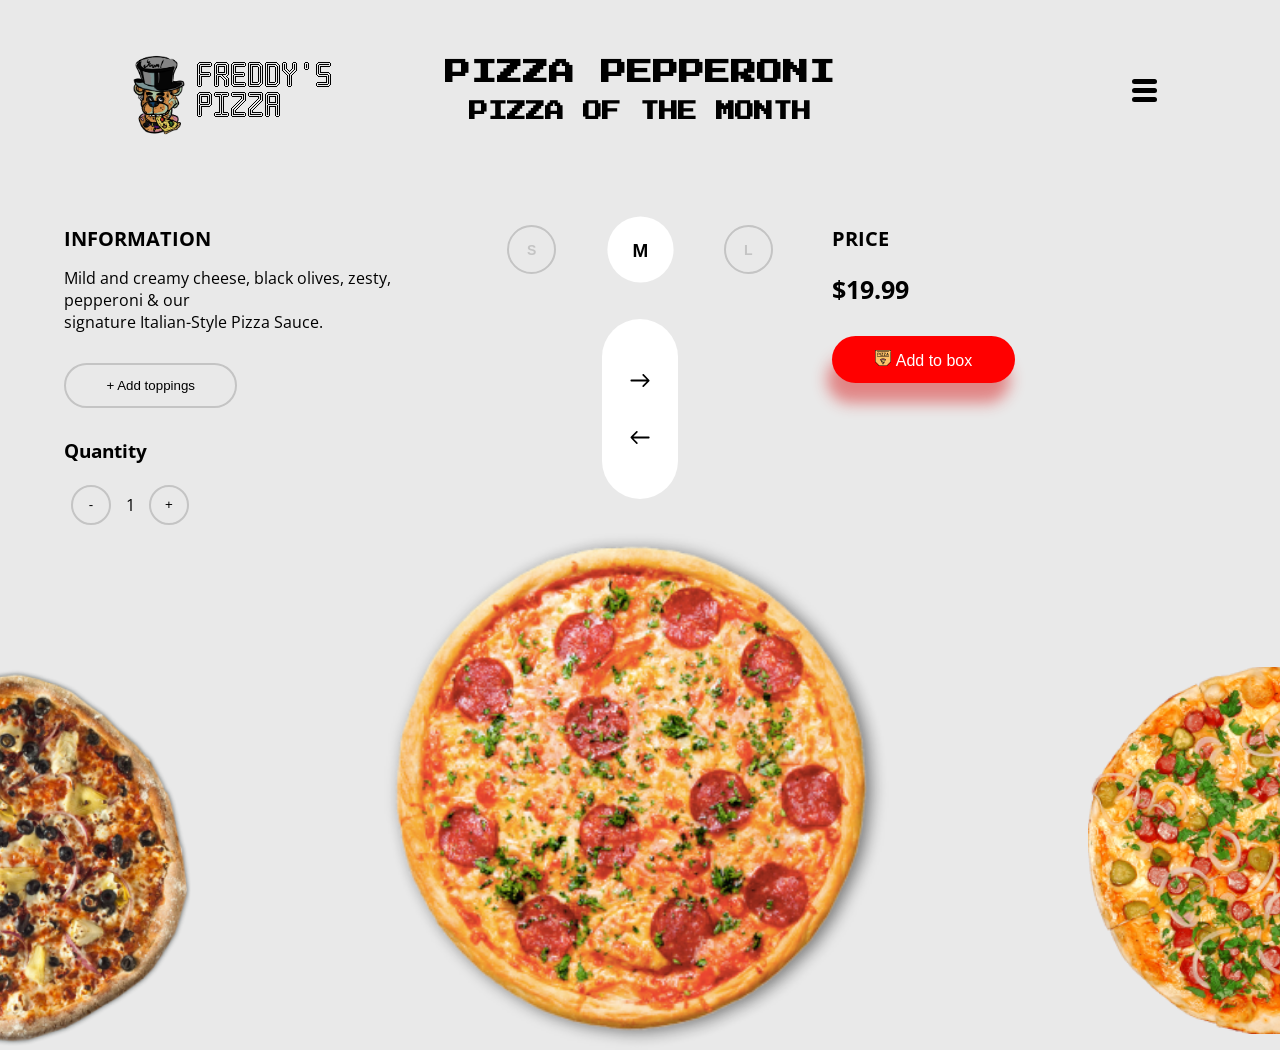
<file: Public/Index.html>
<!DOCTYPE html>
<html lang="en">
<head>
    <meta charset="UTF-8">
    <meta http-equiv="X-UA-Compatible" content="IE=edge">
    <meta name="viewport" content="width=device-width, initial-scale=1.0">
    <title>La Pizzeria 2.0</title>
    <link rel="stylesheet" href="./css/index.css">
    <link rel="preconnect" href="https://fonts.googleapis.com">
    <link rel="preconnect" href="https://fonts.gstatic.com" crossorigin>
    <link href="https://fonts.googleapis.com/css2?family=Open+Sans:wght@500&family=Press+Start+2P&display=swap" rel="stylesheet">
    <link rel="stylesheet" href="./fonts/neonpixel/stylesheet.css">
</head>
<body>
    <div class="main-page">
        <header class="header">
            <div class="logo">
                    <img class="img-logo" src="./img/FREDDYLOGOPICSA.png" href="" alt="logo"> 
                    <a href="" class="logo-txt">Freddy's<br>pizza</a>
            </div>
            <div class="nav-bar">
                
                <a class="chart-link" >
                    <img alt="chart-icon" class="chart-icon" src="./img/box-pizza.png">
                </a>
                <div class="hamburger-icon">
                    <div class="bar-1"></div>
                    <div class="bar-2"></div>
                    <div class="bar-3"></div>
                </div> <!--- botón sin funcionalidad-->
            </div>
        </header>
        <main>
            <!-- main render -->
        </main>
        <section>
            <!-- section render -->
        </section>
    </div>
    <div class="cart-page redirect">
        <a class="chart-link">
            <img alt="chart-icon" class="chart-icon" src="./img/box-pizza.png">
        </a>
        <div class="header-cartpage">
            <img src="./img/FREDDYLOGOPICSA.png" alt="logo">
            <h1 class="Titulo">PIZZERIA</h1>
            <div class="hamburger-icon">
                <div class="bar-1"></div>
                <div class="bar-2"></div>
                <div class="bar-3"></div>
            </div> <!--- botón sin funcionalidad-->
        </div>
        <div class="list-pizza">
            <!-- Pizzas en carrito -->
        </div>
        <footer class="buy-now">
            <p class="subtotal">
                <!-- subtotal render -->
            </p>
            <button>
                Order now
            </button>
        </footer>
    </div>


    <script type="text/javascript" src="./js/main.js"></script>
</body>
</html>
</file>
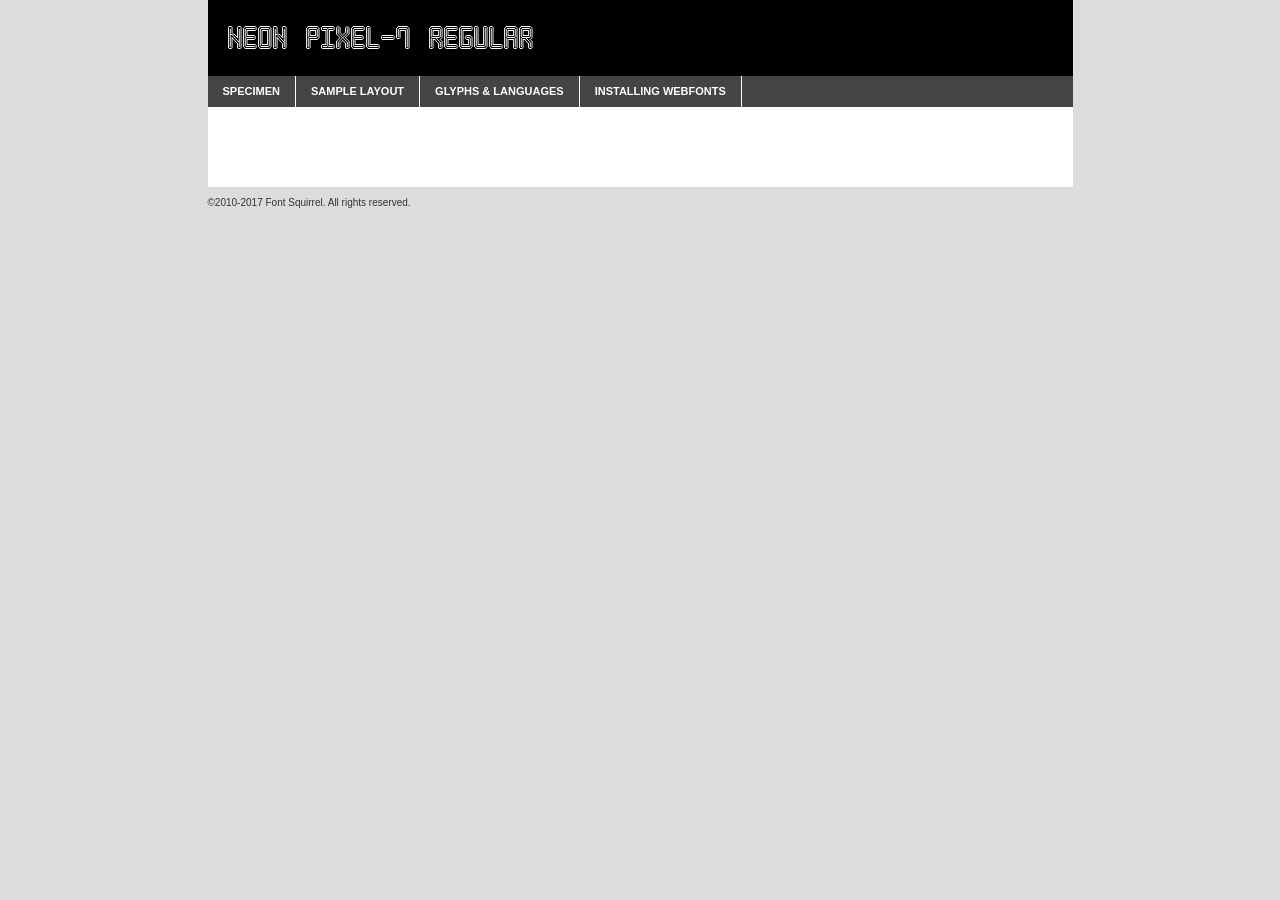
<file: Public/fonts/neonpixel/neon_pixel-7-demo.html>
<!DOCTYPE html PUBLIC "-//W3C//DTD XHTML 1.0 Transitional//EN"
	"http://www.w3.org/TR/xhtml1/DTD/xhtml1-transitional.dtd">

<html xmlns="http://www.w3.org/1999/xhtml" xml:lang="en" lang="en">
<head>
	<meta http-equiv="Content-Type" content="text/html; charset=utf-8" />
	<script src="http://ajax.googleapis.com/ajax/libs/jquery/1.7.2/jquery.min.js" type="text/javascript" charset="utf-8"></script>
	<script type="text/javascript">
	(function($){$.fn.easyTabs=function(option){var param=jQuery.extend({fadeSpeed:"fast",defaultContent:1,activeClass:'active'},option);$(this).each(function(){var thisId="#"+this.id;if(param.defaultContent==''){param.defaultContent=1;}
	if(typeof param.defaultContent=="number")
	{var defaultTab=$(thisId+" .tabs li:eq("+(param.defaultContent-1)+") a").attr('href').substr(1);}else{var defaultTab=param.defaultContent;}
	$(thisId+" .tabs li a").each(function(){var tabToHide=$(this).attr('href').substr(1);$("#"+tabToHide).addClass('easytabs-tab-content');});hideAll();changeContent(defaultTab);function hideAll(){$(thisId+" .easytabs-tab-content").hide();}
	function changeContent(tabId){hideAll();$(thisId+" .tabs li").removeClass(param.activeClass);$(thisId+" .tabs li a[href=#"+tabId+"]").closest('li').addClass(param.activeClass);if(param.fadeSpeed!="none")
	{$(thisId+" #"+tabId).fadeIn(param.fadeSpeed);}else{$(thisId+" #"+tabId).show();}}
	$(thisId+" .tabs li").click(function(){var tabId=$(this).find('a').attr('href').substr(1);changeContent(tabId);return false;});});}})(jQuery);
	</script>
	<link rel="stylesheet" href="specimen_files/specimen_stylesheet.css" type="text/css" charset="utf-8" />
	<link rel="stylesheet" href="stylesheet.css" type="text/css" charset="utf-8" />

	<style type="text/css">
					body{
				font-family: 'neon_pixel-7regular';
							}
		</style>

	<title>Neon Pixel-7 Regular Specimen</title>
	
	
	<script type="text/javascript" charset="utf-8">
		$(document).ready(function() {
			$('#container').easyTabs({defaultContent:1});
		});
	</script>
</head>

<body>
<div id="container">
	<div id="header">
		Neon Pixel-7 Regular	</div>
	<ul class="tabs">
		<li><a href="#specimen">Specimen</a></li>
		<li><a href="#layout">Sample Layout</a></li>
				<li><a href="#glyphs">Glyphs &amp; Languages</a></li>
		<li><a href="#installing">Installing Webfonts</a></li>
		
	</ul>
	
	<div id="main_content">

		
			<div id="specimen">
		
				<div class="section">
					<div class="grid12 firstcol">
						<div class="huge">AaBb</div>
					</div>
				</div>
		
				<div class="section">
					<div class="glyph_range">A&#x200B;B&#x200b;C&#x200b;D&#x200b;E&#x200b;F&#x200b;G&#x200b;H&#x200b;I&#x200b;J&#x200b;K&#x200b;L&#x200b;M&#x200b;N&#x200b;O&#x200b;P&#x200b;Q&#x200b;R&#x200b;S&#x200b;T&#x200b;U&#x200b;V&#x200b;W&#x200b;X&#x200b;Y&#x200b;Z&#x200b;a&#x200b;b&#x200b;c&#x200b;d&#x200b;e&#x200b;f&#x200b;g&#x200b;h&#x200b;i&#x200b;j&#x200b;k&#x200b;l&#x200b;m&#x200b;n&#x200b;o&#x200b;p&#x200b;q&#x200b;r&#x200b;s&#x200b;t&#x200b;u&#x200b;v&#x200b;w&#x200b;x&#x200b;y&#x200b;z&#x200b;1&#x200b;2&#x200b;3&#x200b;4&#x200b;5&#x200b;6&#x200b;7&#x200b;8&#x200b;9&#x200b;0&#x200b;&amp;&#x200b;.&#x200b;,&#x200b;?&#x200b;!&#x200b;&#64;&#x200b;(&#x200b;)&#x200b;#&#x200b;$&#x200b;%&#x200b;*&#x200b;+&#x200b;-&#x200b;=&#x200b;:&#x200b;;</div>
				</div>
				<div class="section">
					<div class="grid12 firstcol">
						<table class="sample_table">
							<tr><td>10</td><td class="size10">abcdefghijklmnopqrstuvwxyzABCDEFGHIJKLMNOPQRSTUVWXYZ0123456789abcdefghijklmnopqrstuvwxyzABCDEFGHIJKLMNOPQRSTUVWXYZ0123456789abcdefghijklmnopqrstuvwxyzABCDEFGHIJKLMNOPQRSTUVWXYZ</td></tr>
							<tr><td>11</td><td class="size11">abcdefghijklmnopqrstuvwxyzABCDEFGHIJKLMNOPQRSTUVWXYZ0123456789abcdefghijklmnopqrstuvwxyzABCDEFGHIJKLMNOPQRSTUVWXYZ0123456789abcdefghijklmnopqrstuvwxyzABCDEFGHIJKLMNOPQRSTUVWXYZ</td></tr>
							<tr><td>12</td><td class="size12">abcdefghijklmnopqrstuvwxyzABCDEFGHIJKLMNOPQRSTUVWXYZ0123456789abcdefghijklmnopqrstuvwxyzABCDEFGHIJKLMNOPQRSTUVWXYZ0123456789abcdefghijklmnopqrstuvwxyzABCDEFGHIJKLMNOPQRSTUVWXYZ</td></tr>
							<tr><td>13</td><td class="size13">abcdefghijklmnopqrstuvwxyzABCDEFGHIJKLMNOPQRSTUVWXYZ0123456789abcdefghijklmnopqrstuvwxyzABCDEFGHIJKLMNOPQRSTUVWXYZ0123456789abcdefghijklmnopqrstuvwxyzABCDEFGHIJKLMNOPQRSTUVWXYZ</td></tr>
							<tr><td>14</td><td class="size14">abcdefghijklmnopqrstuvwxyzABCDEFGHIJKLMNOPQRSTUVWXYZ0123456789abcdefghijklmnopqrstuvwxyzABCDEFGHIJKLMNOPQRSTUVWXYZ0123456789abcdefghijklmnopqrstuvwxyzABCDEFGHIJKLMNOPQRSTUVWXYZ</td></tr>
							<tr><td>16</td><td class="size16">abcdefghijklmnopqrstuvwxyzABCDEFGHIJKLMNOPQRSTUVWXYZ0123456789abcdefghijklmnopqrstuvwxyzABCDEFGHIJKLMNOPQRSTUVWXYZ</td></tr>
							<tr><td>18</td><td class="size18">abcdefghijklmnopqrstuvwxyzABCDEFGHIJKLMNOPQRSTUVWXYZ0123456789abcdefghijklmnopqrstuvwxyzABCDEFGHIJKLMNOPQRSTUVWXYZ</td></tr>
							<tr><td>20</td><td class="size20">abcdefghijklmnopqrstuvwxyzABCDEFGHIJKLMNOPQRSTUVWXYZ0123456789abcdefghijklmnopqrstuvwxyzABCDEFGHIJKLMNOPQRSTUVWXYZ</td></tr>
							<tr><td>24</td><td class="size24">abcdefghijklmnopqrstuvwxyzABCDEFGHIJKLMNOPQRSTUVWXYZ0123456789abcdefghijklmnopqrstuvwxyzABCDEFGHIJKLMNOPQRSTUVWXYZ</td></tr>
							<tr><td>30</td><td class="size30">abcdefghijklmnopqrstuvwxyzABCDEFGHIJKLMNOPQRSTUVWXYZ0123456789abcdefghijklmnopqrstuvwxyzABCDEFGHIJKLMNOPQRSTUVWXYZ</td></tr>
							<tr><td>36</td><td class="size36">abcdefghijklmnopqrstuvwxyzABCDEFGHIJKLMNOPQRSTUVWXYZ0123456789abcdefghijklmnopqrstuvwxyzABCDEFGHIJKLMNOPQRSTUVWXYZ</td></tr>
							<tr><td>48</td><td class="size48">abcdefghijklmnopqrstuvwxyzABCDEFGHIJKLMNOPQRSTUVWXYZ0123456789abcdefghijklmnopqrstuvwxyzABCDEFGHIJKLMNOPQRSTUVWXYZ</td></tr>
							<tr><td>60</td><td class="size60">abcdefghijklmnopqrstuvwxyzABCDEFGHIJKLMNOPQRSTUVWXYZ0123456789abcdefghijklmnopqrstuvwxyzABCDEFGHIJKLMNOPQRSTUVWXYZ</td></tr>
							<tr><td>72</td><td class="size72">abcdefghijklmnopqrstuvwxyzABCDEFGHIJKLMNOPQRSTUVWXYZ0123456789abcdefghijklmnopqrstuvwxyzABCDEFGHIJKLMNOPQRSTUVWXYZ</td></tr>
							<tr><td>90</td><td class="size90">abcdefghijklmnopqrstuvwxyzABCDEFGHIJKLMNOPQRSTUVWXYZ0123456789abcdefghijklmnopqrstuvwxyzABCDEFGHIJKLMNOPQRSTUVWXYZ</td></tr>
						</table>
				
					</div>
			
				</div>
		
		
		
								<div class="section" id="bodycomparison">


										<div id="xheight">
				<div class="fontbody">&#x25FC;&#x25FC;&#x25FC;&#x25FC;&#x25FC;&#x25FC;&#x25FC;&#x25FC;&#x25FC;&#x25FC;&#x25FC;&#x25FC;&#x25FC;&#x25FC;&#x25FC;&#x25FC;&#x25FC;&#x25FC;&#x25FC;&#x25FC;&#x25FC;&#x25FC;&#x25FC;&#x25FC;&#x25FC;&#x25FC;&#x25FC;&#x25FC;&#x25FC;&#x25FC;&#x25FC;&#x25FC;&#x25FC;&#x25FC;&#x25FC;&#x25FC;&#x25FC;&#x25FC;&#x25FC;&#x25FC;&#x25FC;&#x25FC;&#x25FC;&#x25FC;&#x25FC;&#x25FC;&#x25FC;&#x25FC;&#x25FC;&#x25FC;&#x25FC;&#x25FC;&#x25FC;&#x25FC;&#x25FC;&#x25FC;&#x25FC;&#x25FC;&#x25FC;&#x25FC;&#x25FC;&#x25FC;&#x25FC;&#x25FC;&#x25FC;&#x25FC;&#x25FC;&#x25FC;&#x25FC;&#x25FC;&#x25FC;&#x25FC;&#x25FC;&#x25FC;&#x25FC;&#x25FC;&#x25FC;&#x25FC;&#x25FC;&#x25FC;&#x25FC;&#x25FC;&#x25FC;&#x25FC;&#x25FC;&#x25FC;&#x25FC;&#x25FC;&#x25FC;&#x25FC;&#x25FC;&#x25FC;&#x25FC;&#x25FC;&#x25FC;&#x25FC;&#x25FC;&#x25FC;&#x25FC;body</div><div class="arialbody">body</div><div class="verdanabody">body</div><div class="georgiabody">body</div></div>
										<div class="fontbody" style="z-index:1">
											body<span>Neon Pixel-7 Regular</span>
										</div>
										<div class="arialbody" style="z-index:1">
											body<span>Arial</span>
										</div>
										<div class="verdanabody" style="z-index:1">
											body<span>Verdana</span>
										</div>
										<div class="georgiabody" style="z-index:1">
											body<span>Georgia</span>
										</div>



								</div>
		
		
				<div class="section psample psample_row1" id="">
					
					<div class="grid2 firstcol">
						<p class="size10"><span>10.</span>Aenean lacinia bibendum nulla sed consectetur. Fusce dapibus, tellus ac cursus commodo, tortor mauris condimentum nibh, ut fermentum massa justo sit amet risus. Nullam id dolor id nibh ultricies vehicula ut id elit. Cum sociis natoque penatibus et magnis dis parturient montes, nascetur ridiculus mus. Nulla vitae elit libero, a pharetra augue.</p>
			
					</div>
					<div class="grid3">
						<p class="size11"><span>11.</span>Aenean lacinia bibendum nulla sed consectetur. Fusce dapibus, tellus ac cursus commodo, tortor mauris condimentum nibh, ut fermentum massa justo sit amet risus. Nullam id dolor id nibh ultricies vehicula ut id elit. Cum sociis natoque penatibus et magnis dis parturient montes, nascetur ridiculus mus. Nulla vitae elit libero, a pharetra augue.</p>
			
					</div>
					<div class="grid3">
						<p class="size12"><span>12.</span>Aenean lacinia bibendum nulla sed consectetur. Fusce dapibus, tellus ac cursus commodo, tortor mauris condimentum nibh, ut fermentum massa justo sit amet risus. Nullam id dolor id nibh ultricies vehicula ut id elit. Cum sociis natoque penatibus et magnis dis parturient montes, nascetur ridiculus mus. Nulla vitae elit libero, a pharetra augue.</p>
			
					</div>
					<div class="grid4">
						<p class="size13"><span>13.</span>Aenean lacinia bibendum nulla sed consectetur. Fusce dapibus, tellus ac cursus commodo, tortor mauris condimentum nibh, ut fermentum massa justo sit amet risus. Nullam id dolor id nibh ultricies vehicula ut id elit. Cum sociis natoque penatibus et magnis dis parturient montes, nascetur ridiculus mus. Nulla vitae elit libero, a pharetra augue.</p>
			
					</div>
					<div class="white_blend"></div>
					
				</div>
				<div class="section psample psample_row2" id="">
					<div class="grid3 firstcol">
						<p class="size14"><span>14.</span>Aenean lacinia bibendum nulla sed consectetur. Fusce dapibus, tellus ac cursus commodo, tortor mauris condimentum nibh, ut fermentum massa justo sit amet risus. Nullam id dolor id nibh ultricies vehicula ut id elit. Cum sociis natoque penatibus et magnis dis parturient montes, nascetur ridiculus mus. Nulla vitae elit libero, a pharetra augue.</p>
			
					</div>
					<div class="grid4">
						<p class="size16"><span>16.</span>Aenean lacinia bibendum nulla sed consectetur. Fusce dapibus, tellus ac cursus commodo, tortor mauris condimentum nibh, ut fermentum massa justo sit amet risus. Nullam id dolor id nibh ultricies vehicula ut id elit. Cum sociis natoque penatibus et magnis dis parturient montes, nascetur ridiculus mus. Nulla vitae elit libero, a pharetra augue.</p>
			
					</div>
					<div class="grid5">
						<p class="size18"><span>18.</span>Aenean lacinia bibendum nulla sed consectetur. Fusce dapibus, tellus ac cursus commodo, tortor mauris condimentum nibh, ut fermentum massa justo sit amet risus. Nullam id dolor id nibh ultricies vehicula ut id elit. Cum sociis natoque penatibus et magnis dis parturient montes, nascetur ridiculus mus. Nulla vitae elit libero, a pharetra augue.</p>
			
					</div>

					<div class="white_blend"></div>

				</div>
				
				<div class="section psample psample_row3" id="">
					<div class="grid5 firstcol">
						<p class="size20"><span>20.</span>Aenean lacinia bibendum nulla sed consectetur. Fusce dapibus, tellus ac cursus commodo, tortor mauris condimentum nibh, ut fermentum massa justo sit amet risus. Nullam id dolor id nibh ultricies vehicula ut id elit. Cum sociis natoque penatibus et magnis dis parturient montes, nascetur ridiculus mus. Nulla vitae elit libero, a pharetra augue.</p>
					</div>
					<div class="grid7">
						<p class="size24"><span>24.</span>Aenean lacinia bibendum nulla sed consectetur. Fusce dapibus, tellus ac cursus commodo, tortor mauris condimentum nibh, ut fermentum massa justo sit amet risus. Nullam id dolor id nibh ultricies vehicula ut id elit. Cum sociis natoque penatibus et magnis dis parturient montes, nascetur ridiculus mus. Nulla vitae elit libero, a pharetra augue.</p>
					</div>
					
					<div class="white_blend"></div>
					
				</div>
				
				<div class="section psample psample_row4" id="">
					<div class="grid12 firstcol">
						<p class="size30"><span>30.</span>Aenean lacinia bibendum nulla sed consectetur. Fusce dapibus, tellus ac cursus commodo, tortor mauris condimentum nibh, ut fermentum massa justo sit amet risus. Nullam id dolor id nibh ultricies vehicula ut id elit. Cum sociis natoque penatibus et magnis dis parturient montes, nascetur ridiculus mus. Nulla vitae elit libero, a pharetra augue.</p>
					</div>
					<div class="white_blend"></div>
					
				</div>
				
				
				
				<div class="section psample psample_row1 fullreverse">
					<div class="grid2 firstcol">
						<p class="size10"><span>10.</span>Aenean lacinia bibendum nulla sed consectetur. Fusce dapibus, tellus ac cursus commodo, tortor mauris condimentum nibh, ut fermentum massa justo sit amet risus. Nullam id dolor id nibh ultricies vehicula ut id elit. Cum sociis natoque penatibus et magnis dis parturient montes, nascetur ridiculus mus. Nulla vitae elit libero, a pharetra augue.</p>
			
					</div>
					<div class="grid3">
						<p class="size11"><span>11.</span>Aenean lacinia bibendum nulla sed consectetur. Fusce dapibus, tellus ac cursus commodo, tortor mauris condimentum nibh, ut fermentum massa justo sit amet risus. Nullam id dolor id nibh ultricies vehicula ut id elit. Cum sociis natoque penatibus et magnis dis parturient montes, nascetur ridiculus mus. Nulla vitae elit libero, a pharetra augue.</p>
			
					</div>
					<div class="grid3">
						<p class="size12"><span>12.</span>Aenean lacinia bibendum nulla sed consectetur. Fusce dapibus, tellus ac cursus commodo, tortor mauris condimentum nibh, ut fermentum massa justo sit amet risus. Nullam id dolor id nibh ultricies vehicula ut id elit. Cum sociis natoque penatibus et magnis dis parturient montes, nascetur ridiculus mus. Nulla vitae elit libero, a pharetra augue.</p>
			
					</div>
					<div class="grid4">
						<p class="size13"><span>13.</span>Aenean lacinia bibendum nulla sed consectetur. Fusce dapibus, tellus ac cursus commodo, tortor mauris condimentum nibh, ut fermentum massa justo sit amet risus. Nullam id dolor id nibh ultricies vehicula ut id elit. Cum sociis natoque penatibus et magnis dis parturient montes, nascetur ridiculus mus. Nulla vitae elit libero, a pharetra augue.</p>
			
					</div>
					<div class="black_blend"></div>
					
				</div>
				
				<div class="section psample psample_row2 fullreverse">
					<div class="grid3 firstcol">
						<p class="size14"><span>14.</span>Aenean lacinia bibendum nulla sed consectetur. Fusce dapibus, tellus ac cursus commodo, tortor mauris condimentum nibh, ut fermentum massa justo sit amet risus. Nullam id dolor id nibh ultricies vehicula ut id elit. Cum sociis natoque penatibus et magnis dis parturient montes, nascetur ridiculus mus. Nulla vitae elit libero, a pharetra augue.</p>
			
					</div>
					<div class="grid4">
						<p class="size16"><span>16.</span>Aenean lacinia bibendum nulla sed consectetur. Fusce dapibus, tellus ac cursus commodo, tortor mauris condimentum nibh, ut fermentum massa justo sit amet risus. Nullam id dolor id nibh ultricies vehicula ut id elit. Cum sociis natoque penatibus et magnis dis parturient montes, nascetur ridiculus mus. Nulla vitae elit libero, a pharetra augue.</p>
			
					</div>
					<div class="grid5">
						<p class="size18"><span>18.</span>Aenean lacinia bibendum nulla sed consectetur. Fusce dapibus, tellus ac cursus commodo, tortor mauris condimentum nibh, ut fermentum massa justo sit amet risus. Nullam id dolor id nibh ultricies vehicula ut id elit. Cum sociis natoque penatibus et magnis dis parturient montes, nascetur ridiculus mus. Nulla vitae elit libero, a pharetra augue.</p>
			
					</div>
					<div class="black_blend"></div>

				</div>
				
				<div class="section psample fullreverse psample_row3" id="">
					<div class="grid5 firstcol">
						<p class="size20"><span>20.</span>Aenean lacinia bibendum nulla sed consectetur. Fusce dapibus, tellus ac cursus commodo, tortor mauris condimentum nibh, ut fermentum massa justo sit amet risus. Nullam id dolor id nibh ultricies vehicula ut id elit. Cum sociis natoque penatibus et magnis dis parturient montes, nascetur ridiculus mus. Nulla vitae elit libero, a pharetra augue.</p>
					</div>
					<div class="grid7">
						<p class="size24"><span>24.</span>Aenean lacinia bibendum nulla sed consectetur. Fusce dapibus, tellus ac cursus commodo, tortor mauris condimentum nibh, ut fermentum massa justo sit amet risus. Nullam id dolor id nibh ultricies vehicula ut id elit. Cum sociis natoque penatibus et magnis dis parturient montes, nascetur ridiculus mus. Nulla vitae elit libero, a pharetra augue.</p>
					</div>
					
					<div class="black_blend"></div>
					
				</div>
				
				<div class="section psample fullreverse psample_row4" id="" style="border-bottom: 20px #000 solid;">
					<div class="grid12 firstcol">
						<p class="size30"><span>30.</span>Aenean lacinia bibendum nulla sed consectetur. Fusce dapibus, tellus ac cursus commodo, tortor mauris condimentum nibh, ut fermentum massa justo sit amet risus. Nullam id dolor id nibh ultricies vehicula ut id elit. Cum sociis natoque penatibus et magnis dis parturient montes, nascetur ridiculus mus. Nulla vitae elit libero, a pharetra augue.</p>
					</div>
					<div class="black_blend"></div>
					
				</div>
				
				
				
				
			</div>
			
			<div id="layout">
				
				<div class="section">
					
					<div class="grid12 firstcol">
						<h1>Lorem Ipsum Dolor</h1>
						<h2>Etiam porta sem malesuada magna mollis euismod</h2>
						
						<p class="byline">By <a href="#link">Aenean Lacinia</a></p>
					</div>
				</div>
				<div class="section">
					<div class="grid8 firstcol">
						<p class="large">Donec sed odio dui. Morbi leo risus, porta ac consectetur ac, vestibulum at eros. Fusce dapibus, tellus ac cursus commodo, tortor mauris condimentum nibh, ut fermentum massa justo sit amet risus. </p>

						
						<h3>Pellentesque ornare sem</h3>

						<p>Maecenas sed diam eget risus varius blandit sit amet non magna. Maecenas faucibus mollis interdum. Donec ullamcorper nulla non metus auctor fringilla. Nullam id dolor id nibh ultricies vehicula ut id elit. Nullam id dolor id nibh ultricies vehicula ut id elit. </p>

						<p>Aenean eu leo quam. Pellentesque ornare sem lacinia quam venenatis vestibulum. Lorem ipsum dolor sit amet, consectetur adipiscing elit. Cum sociis natoque penatibus et magnis dis parturient montes, nascetur ridiculus mus. </p>

						<p>Nulla vitae elit libero, a pharetra augue. Praesent commodo cursus magna, vel scelerisque nisl consectetur et. Aenean lacinia bibendum nulla sed consectetur. </p>

						<p>Nullam quis risus eget urna mollis ornare vel eu leo. Nullam quis risus eget urna mollis ornare vel eu leo. Maecenas sed diam eget risus varius blandit sit amet non magna. Donec ullamcorper nulla non metus auctor fringilla. </p>

						<h3>Cras mattis consectetur</h3>

						<p>Aenean eu leo quam. Pellentesque ornare sem lacinia quam venenatis vestibulum. Aenean lacinia bibendum nulla sed consectetur. Integer posuere erat a ante venenatis dapibus posuere velit aliquet. Cras mattis consectetur purus sit amet fermentum. </p>

						<p>Nullam id dolor id nibh ultricies vehicula ut id elit. Nullam quis risus eget urna mollis ornare vel eu leo. Cras mattis consectetur purus sit amet fermentum.</p>
					</div>
					
					<div class="grid4 sidebar">
						
						<div class="box reverse">
							<p class="last">Nullam quis risus eget urna mollis ornare vel eu leo. Donec ullamcorper nulla non metus auctor fringilla. Cras mattis consectetur purus sit amet fermentum. Sed posuere consectetur est at lobortis. Lorem ipsum dolor sit amet, consectetur adipiscing elit. </p>
						</div>
						
						<p class="caption">Maecenas sed diam eget risus varius.</p>

						<p>Vestibulum id ligula porta felis euismod semper. Integer posuere erat a ante venenatis dapibus posuere velit aliquet. Vestibulum id ligula porta felis euismod semper. Sed posuere consectetur est at lobortis. Maecenas sed diam eget risus varius blandit sit amet non magna. Fusce dapibus, tellus ac cursus commodo, tortor mauris condimentum nibh, ut fermentum massa justo sit amet risus. </p>

					

						<p>Duis mollis, est non commodo luctus, nisi erat porttitor ligula, eget lacinia odio sem nec elit. Aenean lacinia bibendum nulla sed consectetur. Vivamus sagittis lacus vel augue laoreet rutrum faucibus dolor auctor. Aenean lacinia bibendum nulla sed consectetur. Nullam quis risus eget urna mollis ornare vel eu leo. </p>

						<p>Praesent commodo cursus magna, vel scelerisque nisl consectetur et. Donec ullamcorper nulla non metus auctor fringilla. Maecenas faucibus mollis interdum. Fusce dapibus, tellus ac cursus commodo, tortor mauris condimentum nibh, ut fermentum massa justo sit amet risus. </p>

					</div>
				</div>
				
			</div>


			



		<div id="glyphs">
			<div class="section">
				<div class="grid12 firstcol">
			
				<h1>Language Support</h1>
				<p>The subset of Neon Pixel-7 Regular in this kit supports the following languages:<br />
			
					English, Arrernte, Bislama, Cebuano, Fijian, Gilbertese, Hmong, Ibanag, Iloko_ilokano, Interglossa_glosa, Interlingua, Lojban, Norfolk_pitcairnese, Oromo, Rotokas, Seychelles_creole, Shona, Somali, Southern_ndebele, Swahili, Swati_swazi, Tok_pisin, Warlpiri, Xhosa, Zulu, Latinbasic, Ubasic, Demo				</p>
				<h1>Glyph Chart</h1>
				<p>The subset of Neon Pixel-7 Regular in this kit includes all the glyphs listed below. Unicode entities are included above each glyph to help you insert individual characters into your layout.</p>
				<div id="glyph_chart">
			
																				 <div><p>&amp;#13;</p>&#13;</div>
																				 <div><p>&amp;#32;</p>&#32;</div>
																				 <div><p>&amp;#33;</p>&#33;</div>
																				 <div><p>&amp;#34;</p>&#34;</div>
																				 <div><p>&amp;#35;</p>&#35;</div>
																				 <div><p>&amp;#36;</p>&#36;</div>
																				 <div><p>&amp;#37;</p>&#37;</div>
																				 <div><p>&amp;#38;</p>&#38;</div>
																				 <div><p>&amp;#39;</p>&#39;</div>
																				 <div><p>&amp;#40;</p>&#40;</div>
																				 <div><p>&amp;#41;</p>&#41;</div>
																				 <div><p>&amp;#42;</p>&#42;</div>
																				 <div><p>&amp;#43;</p>&#43;</div>
																				 <div><p>&amp;#44;</p>&#44;</div>
																				 <div><p>&amp;#45;</p>&#45;</div>
																				 <div><p>&amp;#46;</p>&#46;</div>
																				 <div><p>&amp;#47;</p>&#47;</div>
																				 <div><p>&amp;#48;</p>&#48;</div>
																				 <div><p>&amp;#49;</p>&#49;</div>
																				 <div><p>&amp;#50;</p>&#50;</div>
																				 <div><p>&amp;#51;</p>&#51;</div>
																				 <div><p>&amp;#52;</p>&#52;</div>
																				 <div><p>&amp;#53;</p>&#53;</div>
																				 <div><p>&amp;#54;</p>&#54;</div>
																				 <div><p>&amp;#55;</p>&#55;</div>
																				 <div><p>&amp;#56;</p>&#56;</div>
																				 <div><p>&amp;#57;</p>&#57;</div>
																				 <div><p>&amp;#58;</p>&#58;</div>
																				 <div><p>&amp;#59;</p>&#59;</div>
																				 <div><p>&amp;#60;</p>&#60;</div>
																				 <div><p>&amp;#61;</p>&#61;</div>
																				 <div><p>&amp;#62;</p>&#62;</div>
																				 <div><p>&amp;#63;</p>&#63;</div>
																				 <div><p>&amp;#64;</p>&#64;</div>
																				 <div><p>&amp;#65;</p>&#65;</div>
																				 <div><p>&amp;#66;</p>&#66;</div>
																				 <div><p>&amp;#67;</p>&#67;</div>
																				 <div><p>&amp;#68;</p>&#68;</div>
																				 <div><p>&amp;#69;</p>&#69;</div>
																				 <div><p>&amp;#70;</p>&#70;</div>
																				 <div><p>&amp;#71;</p>&#71;</div>
																				 <div><p>&amp;#72;</p>&#72;</div>
																				 <div><p>&amp;#73;</p>&#73;</div>
																				 <div><p>&amp;#74;</p>&#74;</div>
																				 <div><p>&amp;#75;</p>&#75;</div>
																				 <div><p>&amp;#76;</p>&#76;</div>
																				 <div><p>&amp;#77;</p>&#77;</div>
																				 <div><p>&amp;#78;</p>&#78;</div>
																				 <div><p>&amp;#79;</p>&#79;</div>
																				 <div><p>&amp;#80;</p>&#80;</div>
																				 <div><p>&amp;#81;</p>&#81;</div>
																				 <div><p>&amp;#82;</p>&#82;</div>
																				 <div><p>&amp;#83;</p>&#83;</div>
																				 <div><p>&amp;#84;</p>&#84;</div>
																				 <div><p>&amp;#85;</p>&#85;</div>
																				 <div><p>&amp;#86;</p>&#86;</div>
																				 <div><p>&amp;#87;</p>&#87;</div>
																				 <div><p>&amp;#88;</p>&#88;</div>
																				 <div><p>&amp;#89;</p>&#89;</div>
																				 <div><p>&amp;#90;</p>&#90;</div>
																				 <div><p>&amp;#91;</p>&#91;</div>
																				 <div><p>&amp;#92;</p>&#92;</div>
																				 <div><p>&amp;#93;</p>&#93;</div>
																				 <div><p>&amp;#94;</p>&#94;</div>
																				 <div><p>&amp;#95;</p>&#95;</div>
																				 <div><p>&amp;#96;</p>&#96;</div>
																				 <div><p>&amp;#97;</p>&#97;</div>
																				 <div><p>&amp;#98;</p>&#98;</div>
																				 <div><p>&amp;#99;</p>&#99;</div>
																				 <div><p>&amp;#100;</p>&#100;</div>
																				 <div><p>&amp;#101;</p>&#101;</div>
																				 <div><p>&amp;#102;</p>&#102;</div>
																				 <div><p>&amp;#103;</p>&#103;</div>
																				 <div><p>&amp;#104;</p>&#104;</div>
																				 <div><p>&amp;#105;</p>&#105;</div>
																				 <div><p>&amp;#106;</p>&#106;</div>
																				 <div><p>&amp;#107;</p>&#107;</div>
																				 <div><p>&amp;#108;</p>&#108;</div>
																				 <div><p>&amp;#109;</p>&#109;</div>
																				 <div><p>&amp;#110;</p>&#110;</div>
																				 <div><p>&amp;#111;</p>&#111;</div>
																				 <div><p>&amp;#112;</p>&#112;</div>
																				 <div><p>&amp;#113;</p>&#113;</div>
																				 <div><p>&amp;#114;</p>&#114;</div>
																				 <div><p>&amp;#115;</p>&#115;</div>
																				 <div><p>&amp;#116;</p>&#116;</div>
																				 <div><p>&amp;#117;</p>&#117;</div>
																				 <div><p>&amp;#118;</p>&#118;</div>
																				 <div><p>&amp;#119;</p>&#119;</div>
																				 <div><p>&amp;#120;</p>&#120;</div>
																				 <div><p>&amp;#121;</p>&#121;</div>
																				 <div><p>&amp;#122;</p>&#122;</div>
																				 <div><p>&amp;#123;</p>&#123;</div>
																				 <div><p>&amp;#124;</p>&#124;</div>
																				 <div><p>&amp;#125;</p>&#125;</div>
																				 <div><p>&amp;#126;</p>&#126;</div>
																				 <div><p>&amp;#160;</p>&#160;</div>
																				 <div><p>&amp;#173;</p>&#173;</div>
																				 <div><p>&amp;#8192;</p>&#8192;</div>
																				 <div><p>&amp;#8193;</p>&#8193;</div>
																				 <div><p>&amp;#8194;</p>&#8194;</div>
																				 <div><p>&amp;#8195;</p>&#8195;</div>
																				 <div><p>&amp;#8196;</p>&#8196;</div>
																				 <div><p>&amp;#8197;</p>&#8197;</div>
																				 <div><p>&amp;#8198;</p>&#8198;</div>
																				 <div><p>&amp;#8199;</p>&#8199;</div>
																				 <div><p>&amp;#8200;</p>&#8200;</div>
																				 <div><p>&amp;#8201;</p>&#8201;</div>
																				 <div><p>&amp;#8202;</p>&#8202;</div>
																				 <div><p>&amp;#8208;</p>&#8208;</div>
																				 <div><p>&amp;#8209;</p>&#8209;</div>
																				 <div><p>&amp;#8210;</p>&#8210;</div>
																				 <div><p>&amp;#8211;</p>&#8211;</div>
																				 <div><p>&amp;#8212;</p>&#8212;</div>
																				 <div><p>&amp;#8239;</p>&#8239;</div>
																				 <div><p>&amp;#8287;</p>&#8287;</div>
																				 <div><p>&amp;#9724;</p>&#9724;</div>
																																						</div>	
				</div>
		
		
			</div>
		</div>
		
		
		<div id="specs">
			
		</div>
	
		<div id="installing">
			<div class="section">
				<div class="grid7 firstcol">
					<h1>Installing Webfonts</h1>
					
					<p>Webfonts are supported by all major browser platforms but not all in the same way. There are currently four different font formats that must be included in order to target all browsers. This includes TTF, WOFF, EOT and SVG.</p>
					
					<h2>1. Upload your webfonts</h2>
					<p>You must upload your webfont kit to your website. They should be in or near the same directory as your CSS files.</p>
					
					<h2>2. Include the webfont stylesheet</h2>
					<p>A special CSS @font-face declaration helps the various browsers select the appropriate font it needs without causing you a bunch of headaches. Learn more about this syntax by reading the <a href="https://www.fontspring.com/blog/further-hardening-of-the-bulletproof-syntax">Fontspring blog post</a> about it. The code for it is as follows:</p>


<code>
@font-face{ 
	font-family: 'MyWebFont';
	src: url('WebFont.eot');
	src: url('WebFont.eot?#iefix') format('embedded-opentype'),
	     url('WebFont.woff') format('woff'),
	     url('WebFont.ttf') format('truetype'),
	     url('WebFont.svg#webfont') format('svg');
}
</code>

	<p>We've already gone ahead and generated the code for you. All you have to do is link to the stylesheet in your HTML, like this:</p>
	<code>&lt;link rel=&quot;stylesheet&quot; href=&quot;stylesheet.css&quot; type=&quot;text/css&quot; charset=&quot;utf-8&quot; /&gt;</code>

					<h2>3. Modify your own stylesheet</h2>
					<p>To take advantage of your new fonts, you must tell your stylesheet to use them. Look at the original @font-face declaration above and find the property called "font-family." The name linked there will be what you use to reference the font. Prepend that webfont name to the font stack in the "font-family" property, inside the selector you want to change. For example:</p>
<code>p { font-family: 'WebFont', Arial, sans-serif; }</code>

<h2>4. Test</h2>
<p>Getting webfonts to work cross-browser <em>can</em> be tricky. Use the information in the sidebar to help you if you find that fonts aren't loading in a particular browser.</p>
				</div>
				
				<div class="grid5 sidebar">
					<div class="box">
						<h2>Troubleshooting<br />Font-Face Problems</h2>
						<p>Having trouble getting your webfonts to load in your new website? Here are some tips to sort out what might be the problem.</p>

						<h3>Fonts not showing in any browser</h3>

						<p>This sounds like you need to work on the plumbing. You either did not upload the fonts to the correct directory, or you did not link the fonts properly in the CSS. If you've confirmed that all this is correct and you still have a problem, take a look at your .htaccess file and see if requests are getting intercepted.</p>

						<h3>Fonts not loading in iPhone or iPad</h3>

						<p>The most common problem here is that you are serving the fonts from an IIS server. IIS refuses to serve files that have unknown MIME types. If that is the case, you must set the MIME type for SVG to "image/svg+xml" in the server settings. Follow these instructions from Microsoft if you need help.</p>

						<h3>Fonts not loading in Firefox</h3>

						<p>The primary reason for this failure? You are still using a version Firefox older than 3.5. So upgrade already! If that isn't it, then you are very likely serving fonts from a different domain. Firefox requires that all font assets be served from the same domain. Lastly it is possible that you need to add WOFF to your list of MIME types (if you are serving via IIS.)</p>

						<h3>Fonts not loading in IE</h3>

						<p>Are you looking at Internet Explorer on an actual Windows machine or are you cheating by using a service like Adobe BrowserLab? Many of these screenshot services do not render @font-face for IE. Best to test it on a real machine.</p>

						<h3>Fonts not loading in IE9</h3>

						<p>IE9, like Firefox, requires that fonts be served from the same domain as the website. Make sure that is the case.</p>
					</div>
				</div>
			</div>
			
		</div>
	
	</div>
	<div id="footer">
		<p>&copy;2010-2017 Font Squirrel. All rights reserved.</p>
	</div>
</div>
</body>
</html>
</file>
<file: Public/css/index.css>
@import url(style.css);
@import url(header.css);
@import url(main.css);
@import url(section.css);
@import url(cart-page.css);
</file>
<file: Public/fonts/neonpixel/stylesheet.css>
/*! Generated by Font Squirrel (https://www.fontsquirrel.com) on November 12, 2021 */



@font-face {
    font-family: 'neon_pixel-7regular';
    src: url('neon_pixel-7-webfont.woff2') format('woff2'),
         url('neon_pixel-7-webfont.woff') format('woff');
    font-weight: normal;
    font-style: normal;

}
</file>
<file: Public/fonts/neonpixel/specimen_files/specimen_stylesheet.css>
@import url('grid_12-825-55-15.css');

/*  
	CSS Reset by Eric Meyer - Released under Public Domain
    http://meyerweb.com/eric/tools/css/reset/
*/
html, body, div, span, applet, object, iframe,
h1, h2, h3, h4, h5, h6, p, blockquote, pre,
a, abbr, acronym, address, big, cite, code,
del, dfn, em, font, img, ins, kbd, q, s, samp,
small, strike, strong, sub, sup, tt, var,
b, u, i, center, dl, dt, dd, ol, ul, li,
fieldset, form, label, legend, table, 
caption, tbody, tfoot, thead, tr, th, td 
                  {margin: 0;padding: 0;border: 0;outline: 0;
                  font-size: 100%;vertical-align: baseline;
                  background: transparent;}
body              {line-height: 1;}
ol, ul            {list-style: none;}
blockquote, q     {quotes: none;}
blockquote:before, blockquote:after,
q:before, q:after {content: '';	content: none;}
:focus            {outline: 0;}
ins               {text-decoration: none;}
del               {text-decoration: line-through;}
table             {border-collapse: collapse;border-spacing: 0;}




body {
	color: #000;
	background-color: #dcdcdc;
}

a {
	text-decoration: none;
	color: #1883ba;
}

h1{
	font-size: 32px;
	font-weight: normal;
	font-style: normal;
	margin-bottom: 18px;
}

h2{
	font-size: 18px;
}

#container {
	width: 865px;
	margin: 0px auto;
}


#header {
	padding: 20px;
	font-size: 36px;
	background-color: #000;
	color: #fff;
}

#header span {
	color: #666;
}
#main_content {
	background-color: #fff;
	padding: 60px 20px 20px;
}


#footer p {
	margin: 0;
	padding-top: 10px;
	padding-bottom: 50px;
	color: #333;
	font: 10px Arial, sans-serif;
}

.tabs {
	width: 100%;
	height: 31px;
	background-color: #444;
}
.tabs li {
	float:  left;
	margin: 0;
	overflow: hidden;
	background-color: #444;
}
.tabs li a {
	display: block;
	color: #fff;
	text-decoration: none;
	font: bold 11px/11px 'Arial';
	text-transform: uppercase;
	padding: 10px 15px;
	border-right: 1px solid #fff;
}

.tabs li a:hover {
		background-color: #00b3ff;

}

.tabs li.active a {
	color:  #000;
	background-color: #fff;
}



div.huge {
	
	font-size: 300px;
	line-height: 1em;
	padding: 0;
	letter-spacing: -.02em;
	overflow: hidden;
}
div.glyph_range {
	font-size: 72px;
	line-height: 1.1em;
}

.size10{ font-size: 10px; }
.size11{ font-size: 11px; }
.size12{ font-size: 12px; }
.size13{ font-size: 13px; }
.size14{ font-size: 14px; }
.size16{ font-size: 16px; }
.size18{ font-size: 18px; }
.size20{ font-size: 20px; }
.size24{ font-size: 24px; }
.size30{ font-size: 30px; }
.size36{ font-size: 36px; }
.size48{ font-size: 48px; }
.size60{ font-size: 60px; }
.size72{ font-size: 72px; }
.size90{ font-size: 90px; }


.psample_row1 {	height: 120px;}
.psample_row1 {	height: 120px;}
.psample_row2 {	height: 160px;}
.psample_row3 {	height: 160px;}
.psample_row4 {	height: 160px;}

.psample {
	overflow: hidden;
	position: relative;
}
.psample p {
	line-height: 1.3em;
	display: block;
	overflow: hidden;
	margin: 0;
}

.psample span {
	margin-right: .5em;
}

.white_blend {
	width: 100%;
	height: 61px;
	background-image: url([data-uri]);
	position: absolute;
	bottom: 0;
}
.black_blend {
	width: 100%;
	height: 61px;
	background-image: url([data-uri]);
	position: absolute;
	bottom: 0;
}
.fullreverse {
	background:  #000 !important;
	color:  #fff !important;
	margin-left: -20px;
	padding-left: 20px;
	margin-right: -20px;
	padding-right: 20px;
	padding: 20px;
	margin-bottom:0;
}


.sample_table td {
	padding-top: 3px;
	padding-bottom:5px;
	padding-left: 5px;
	vertical-align: middle;
	line-height: 1.2em;
}

.sample_table td:first-child {
	background-color: #eee;
	text-align: right;
	padding-right: 5px;
	padding-left: 0;
	padding: 5px;
	font: 11px/12px "Courier New", Courier, mono;
}

code {
	white-space: pre;
	background-color: #eee;
	display: block;
	padding: 10px;
	margin-bottom: 18px;
	overflow: auto;
}


.bottom,.last 	{margin-bottom:0 !important; padding-bottom:0 !important;}

.box  { 
  padding: 18px; 
  margin-bottom: 18px; 
  background: #eee; 
}

.reverse,.reversed { background:  #000 !important;color:  #fff !important; border: none !important;}

#bodycomparison {
	position: relative;
	overflow: hidden;
	font-size: 72px;
	height: 90px;
	white-space: nowrap;
}

#bodycomparison div{
	font-size: 72px;
	line-height: 90px;
	display: inline;
	margin: 0 15px 0 0;
	padding: 0;
}

#bodycomparison div span{
	font: 10px Arial;
	position: absolute;
	left: 0;
}
#xheight {
	float: none;
	position: absolute;
	color: #d9f3ff;
	font-size: 72px;
	line-height: 90px;
}

.fontbody {
 position: relative;
}
.arialbody{
	font-family: Arial;
	position: relative;
}
.verdanabody{
	font-family: Verdana;
	position: relative;
}
.georgiabody{
	font-family: Georgia;
	position: relative;
}

/* @group Layout page
 */

#layout h1 {
	font-size: 36px;
	line-height: 42px;
	font-weight: normal;
	font-style: normal;
}

#layout h2 {
	font-size: 24px;
	line-height: 23px;
	font-weight: normal;
	font-style: normal;
}

#layout h3 {
	font-size: 22px;
	line-height: 1.4em;
	margin-top: 1em;
	font-weight: normal;
	font-style: normal;
}


#layout p.byline {
	font-size: 12px;
	margin-top: 18px;
	line-height: 12px;
	margin-bottom: 0;
}
#layout p {
	font-size: 14px;
	line-height: 21px;
	margin-bottom: .5em;
}

#layout p.large{
	font-size: 18px;
	line-height: 26px;
}

#layout .sidebar p{
	font-size: 12px;
	line-height: 1.4em;
}

#layout p.caption {
	font-size: 10px;
	margin-top: -16px;
	margin-bottom: 18px;
}

/* @end */

/* @group Glyphs */

#glyph_chart div{
	background-color: #d9f3ff;
	color: black;
	float: left;
	font-size: 36px;
	height: 1.2em;
	line-height: 1.2em;
	margin-bottom: 1px;
	margin-right: 1px;
	text-align: center;
	width: 1.2em;
	position: relative;
	padding: .6em .2em .2em;
}

#glyph_chart div p {
	position: absolute;
	left: 0;
	top: 0;
	display: block;
	text-align: center;
	font: bold 9px Arial, sans-serif;
	background-color: #3a768f;
	width: 100%;
	color: #fff;
	padding: 2px 0;
}


#glyphs h1 {
	font-family: Arial, sans-serif;
}
/* @end */

/* @group Installing */

#installing {
	font: 13px Arial, sans-serif;
}

#installing p,
#glyphs p{
	line-height: 1.2em;
	margin-bottom: 18px;
	font: 13px Arial, sans-serif;
}



#installing h3{
	font-size: 15px;
	margin-top: 18px;
}

/* @end */

#rendering h1 {
	font-family: Arial, sans-serif;
}
.render_table td {
	font: 11px "Courier New", Courier, mono;
	vertical-align: middle;
}
</file>
